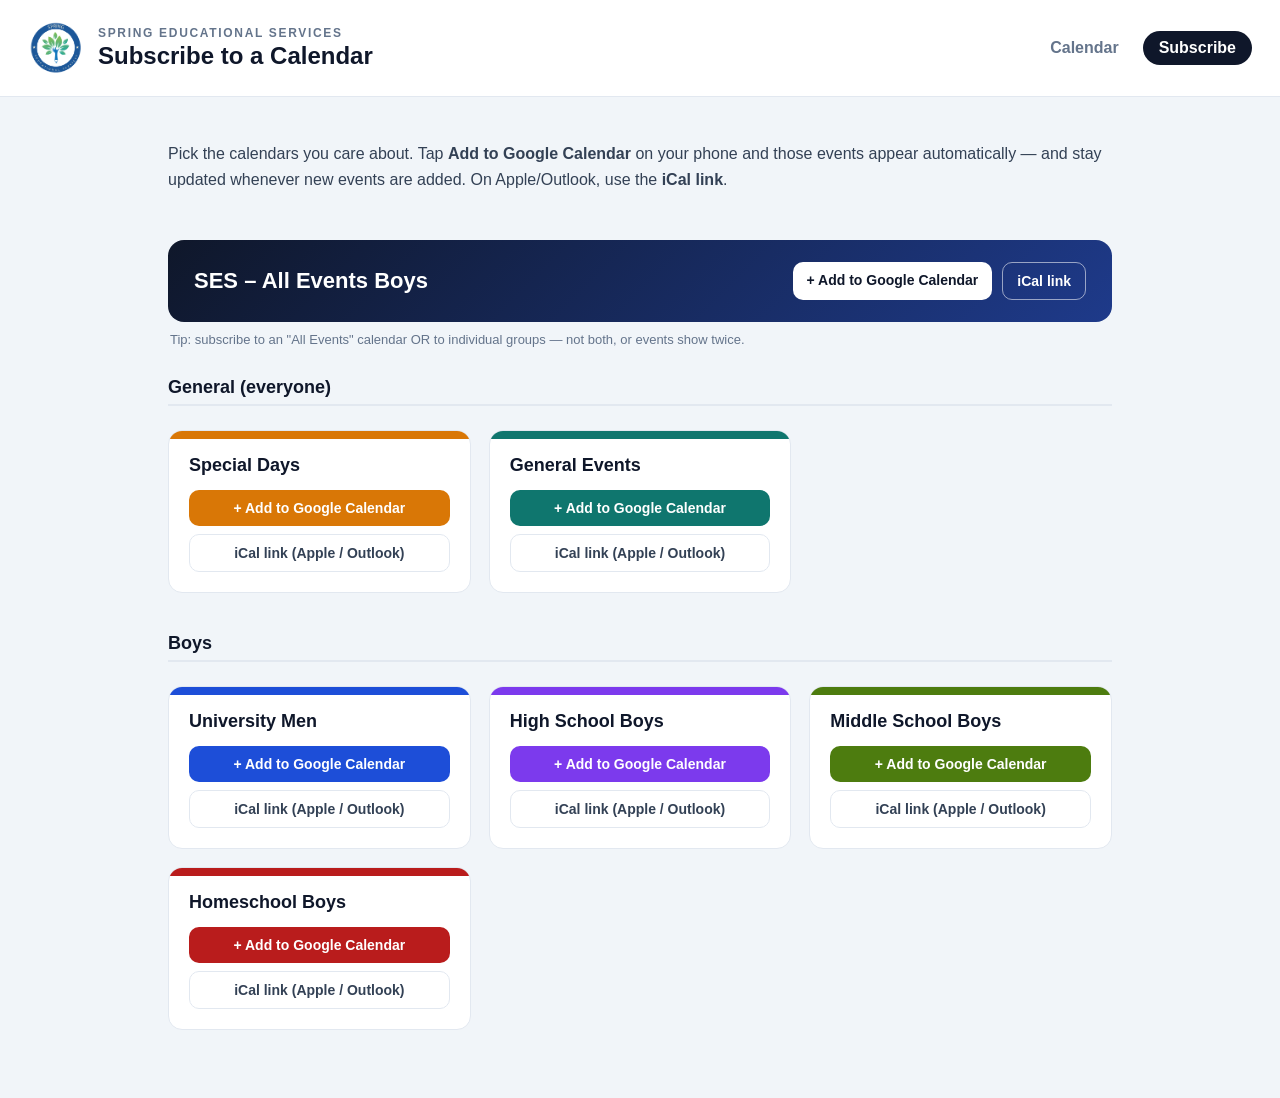
<file: site/subscribe.html>
<!DOCTYPE html>
<html lang="en">
<head>
<meta charset="utf-8">
<meta name="viewport" content="width=device-width, initial-scale=1">
<title>Subscribe — Spring Educational Services</title>
<link rel="icon" type="image/png" href="assets/SES_icon.png">
<link rel="stylesheet" href="assets/site.css">
</head>
<body>
<header class="site-header">
  <div class="brand">
    <img class="brand-logo" src="assets/SES_icon.png" alt="Spring Educational Services logo">
    <div class="brand-text">
      <div class="brand-kicker">Spring Educational Services</div>
      <h1>Subscribe to a Calendar</h1>
    </div>
  </div>
  <nav class="site-nav">
    <a href="index.html">Calendar</a>
    <a href="subscribe.html" class="active">Subscribe</a>
  </nav>
</header>

<main class="subscribe">
  <p class="lead">
    Pick the calendars you care about. Tap <strong>Add to Google Calendar</strong> on your
    phone and those events appear automatically — and stay updated whenever new
    events are added. On Apple/Outlook, use the <strong>iCal link</strong>.
  </p>

  <div id="combined" class="combined-cards"></div>
  <p class="all-note">Tip: subscribe to an "All Events" calendar OR to individual groups — not both, or events show twice.</p>

  <div id="sections"></div>
</main>

<script>
async function loadJSON(path) {
  const res = await fetch(path, { cache: "no-store" });
  if (!res.ok) throw new Error("Failed to load " + path);
  return res.json();
}

const SECTIONS = [
  { id: "general", label: "General (everyone)" },
  { id: "boys", label: "Boys" },
  { id: "girls", label: "Girls" },
];

function cardHTML(item) {
  const gcal = item.subscribe_url
    ? `<a class="btn primary" href="${item.subscribe_url}" target="_blank" rel="noopener">+ Add to Google Calendar</a>`
    : `<span class="btn disabled">Link not set yet</span>`;
  const ical = item.ical_url
    ? `<a class="btn ghost" href="${item.ical_url}">iCal link (Apple / Outlook)</a>`
    : "";
  return `<div class="card" style="--accent:${item.color}">
      <div class="card-bar"></div>
      <h3>${item.name}</h3>
      <div class="card-actions">${gcal}${ical}</div>
    </div>`;
}

(async function () {
  const [allCommittees, allCombined, settings] = await Promise.all([
    loadJSON("data/committees.json"),
    loadJSON("data/combined.json").catch(() => []),
    loadJSON("data/settings.json").catch(() => ({})),
  ]);

  // Only show the sections this site publishes (see published_sections in
  // committees.json). Unpublished groups keep syncing — they're just not listed.
  const published = new Set(settings.published_sections || ["general", "boys", "girls"]);
  const committees = allCommittees.filter((c) => published.has(c.section));
  // A sheet's "All Events" mirror only appears if that group is published.
  const combined = allCombined.filter((c) => published.has(c.sheet));

  // "All Events" banner(s).
  const combinedEl = document.getElementById("combined");
  combinedEl.innerHTML = combined.map((c) => {
    const gcal = c.subscribe_url
      ? `<a class="btn primary" href="${c.subscribe_url}" target="_blank" rel="noopener">+ Add to Google Calendar</a>`
      : `<span class="btn disabled">Link not set yet</span>`;
    const ical = c.ical_url
      ? `<a class="btn ghost" href="${c.ical_url}">iCal link</a>`
      : "";
    return `<div class="all-banner">
        <div class="all-text"><h2>${c.name}</h2></div>
        <div class="all-actions">${gcal}${ical}</div>
      </div>`;
  }).join("");

  // Group cards by section (skip website-only display calendars like US Holidays).
  const sectionsEl = document.getElementById("sections");
  for (const s of SECTIONS) {
    const items = committees.filter((c) => c.section === s.id && !c.display_only);
    if (!items.length) continue;
    const block = document.createElement("section");
    block.className = "sub-section";
    block.innerHTML = `<h2 class="sub-heading">${s.label}</h2>
      <div class="cards">${items.map(cardHTML).join("")}</div>`;
    sectionsEl.appendChild(block);
  }
})();
</script>
</body>
</html>
</file>
<file: site/assets/site.css>
/* Spring Educational Services — website styling */

:root {
  --ink: #0f172a;
  --muted: #64748b;
  --line: #e2e8f0;
  --bg: #f1f5f9;
}
* { box-sizing: border-box; }
body {
  margin: 0;
  font-family: "Segoe UI", Roboto, Helvetica, Arial, sans-serif;
  color: var(--ink);
  background: var(--bg);
}
a { color: inherit; }

/* Header */
.site-header {
  display: flex;
  align-items: center;
  justify-content: space-between;
  flex-wrap: wrap;
  gap: 12px;
  padding: 20px 28px;
  background: #fff;
  border-bottom: 1px solid var(--line);
}
.brand { display: flex; align-items: center; gap: 14px; }
.brand-logo {
  width: 56px;
  height: 56px;
  flex: none;
  border-radius: 50%;
}
.brand-kicker {
  text-transform: uppercase;
  letter-spacing: 0.14em;
  font-size: 12px;
  font-weight: 700;
  color: var(--muted);
}
.site-header h1 { margin: 2px 0 0; font-size: 24px; }
.site-nav { display: flex; gap: 8px; }
.site-nav a {
  text-decoration: none;
  padding: 8px 16px;
  border-radius: 999px;
  font-weight: 600;
  color: var(--muted);
}
.site-nav a.active { background: var(--ink); color: #fff; }

/* Boys / Girls / General switch */
.switch-wrap { max-width: 1280px; margin: 0 auto; padding: 20px 28px 0; }
.switch {
  display: inline-flex;
  background: #fff;
  border: 1px solid var(--line);
  border-radius: 999px;
  padding: 4px;
  gap: 2px;
}
.switch button {
  border: none;
  background: none;
  padding: 8px 22px;
  border-radius: 999px;
  font-weight: 700;
  font-size: 14px;
  color: var(--muted);
  cursor: pointer;
}
.switch button.active { background: var(--ink); color: #fff; }

/* Calendar layout */
.layout {
  display: grid;
  grid-template-columns: 260px 1fr;
  gap: 24px;
  padding: 24px 28px;
  max-width: 1280px;
  margin: 0 auto;
}
.sidebar {
  background: #fff;
  border: 1px solid var(--line);
  border-radius: 14px;
  padding: 18px;
  height: fit-content;
}
.sidebar h2 { margin: 0 0 4px; font-size: 16px; }
.hint { color: var(--muted); font-size: 13px; margin: 0 0 14px; }
.toggles { display: flex; flex-direction: column; gap: 10px; }
.toggle {
  display: flex;
  align-items: center;
  gap: 9px;
  font-size: 14px;
  font-weight: 600;
  cursor: pointer;
}
.toggle input { width: 16px; height: 16px; }
.swatch { width: 14px; height: 14px; border-radius: 4px; flex: none; }

.calendar-wrap {
  background: #fff;
  border: 1px solid var(--line);
  border-radius: 14px;
  padding: 18px;
}

/* Year view: give each mini-month day enough height to show ~3 events before it
   collapses to "+N more" (multiMonth collapsing is height-driven, not dayMaxEvents).
   Kept modest so the whole year still fits without excessive scrolling. */
.fc-multimonth .fc-daygrid-day-frame { min-height: 100px; }

.hidden { display: none; }
.notice {
  background: #fdf1d6;
  color: #a15c07;
  border: 1px solid #f6d78a;
  border-radius: 10px;
  padding: 10px 14px;
  font-size: 14px;
  margin-bottom: 12px;
}

/* Modal */
.modal {
  position: fixed; inset: 0;
  background: rgba(15, 23, 42, 0.45);
  display: flex; align-items: center; justify-content: center;
  padding: 20px; z-index: 50;
}
.modal.hidden { display: none; }
.modal-card {
  background: #fff;
  border-radius: 14px;
  padding: 26px;
  max-width: 440px;
  width: 100%;
  position: relative;
  box-shadow: 0 20px 60px rgba(0,0,0,0.25);
}
.modal-close {
  position: absolute; top: 12px; right: 14px;
  border: none; background: none; font-size: 26px;
  cursor: pointer; color: var(--muted); line-height: 1;
}
.modal-committee { font-size: 12px; font-weight: 700; text-transform: uppercase; letter-spacing: 0.08em; }
.modal-card h3 { margin: 6px 0 12px; font-size: 22px; }
.modal-row { font-size: 14px; color: #334155; margin-bottom: 6px; }
.modal-desc { font-size: 14px; color: var(--muted); margin-top: 10px; white-space: pre-wrap; }

/* Subscribe page */
.subscribe { max-width: 1000px; margin: 0 auto; padding: 28px; }
.lead { font-size: 16px; color: #334155; line-height: 1.6; }
.all-banner {
  display: flex;
  align-items: center;
  justify-content: space-between;
  flex-wrap: wrap;
  gap: 16px;
  background: linear-gradient(135deg, #0f172a, #1e3a8a);
  color: #fff;
  border-radius: 16px;
  padding: 22px 26px;
  margin-top: 24px;
}
.all-banner h2 { margin: 0; font-size: 22px; }
.all-banner p { margin: 4px 0 0; color: #cbd5e1; font-size: 14px; }
.all-actions { display: flex; gap: 10px; flex-wrap: wrap; }
/* Buttons sit on the dark banner — make them readable */
.all-banner .btn.primary { background: #fff; color: #0f172a; }
.all-banner .btn.ghost { color: #fff; border-color: rgba(255, 255, 255, 0.55); }
.all-note { color: var(--muted); font-size: 13px; margin: 10px 2px 0; }
.combined-cards { display: grid; gap: 14px; margin-top: 24px; }
.sub-section { margin-top: 30px; }
.sub-heading {
  font-size: 18px;
  margin: 0 0 12px;
  padding-bottom: 6px;
  border-bottom: 2px solid var(--line);
}

.cards {
  display: grid;
  grid-template-columns: repeat(auto-fill, minmax(min(260px, 100%), 1fr));
  gap: 18px;
  margin: 24px 0 40px;
}
.card {
  background: #fff;
  border: 1px solid var(--line);
  border-radius: 14px;
  padding: 0 20px 20px;
  overflow: hidden;
}
.card-bar { height: 8px; margin: 0 -20px 16px; background: var(--accent); }
.card h3 { margin: 0 0 14px; font-size: 18px; }
.card-actions { display: flex; flex-direction: column; gap: 8px; }
.btn {
  display: inline-block;
  text-align: center;
  text-decoration: none;
  padding: 10px 14px;
  border-radius: 10px;
  font-weight: 600;
  font-size: 14px;
}
.btn.primary { background: var(--accent); color: #fff; }
.btn.ghost { border: 1px solid var(--line); color: #334155; }
.btn.disabled { background: #f1f5f9; color: #94a3b8; }

/* Tablet / small screens */
@media (max-width: 760px) {
  .layout { grid-template-columns: 1fr; gap: 16px; padding: 16px; }
  .subscribe { padding: 18px 16px; }
  .site-header { padding: 16px; }
  .calendar-wrap { padding: 10px; }
  .switch-wrap { padding: 16px 16px 0; }
  .switch button { padding: 8px 18px; }

  /* FullCalendar: stack the toolbar and shrink controls so nothing overflows */
  .fc .fc-toolbar.fc-header-toolbar {
    flex-direction: column;
    align-items: stretch;
    gap: 8px;
    margin-bottom: 10px;
  }
  .fc .fc-toolbar-title { font-size: 1.15rem; text-align: center; }
  .fc .fc-button { padding: 5px 9px; font-size: 0.85rem; }
  /* Four view buttons (Month/Week/Year/Upcoming) must wrap, not overflow */
  .fc .fc-toolbar-chunk { display: flex; flex-wrap: wrap; justify-content: center; gap: 6px; }

  /* All-events banner + card buttons stack full width */
  .all-banner { flex-direction: column; align-items: stretch; text-align: left; }
  .all-actions { flex-direction: column; }
  .all-actions .btn { display: block; width: 100%; }
}

/* Phones */
@media (max-width: 480px) {
  .brand-logo { width: 44px; height: 44px; }
  .site-header h1 { font-size: 19px; }
  .brand-kicker { font-size: 11px; }
  .lead { font-size: 15px; }
  .fc .fc-daygrid-day-number { font-size: 0.8rem; }
  .fc .fc-event { font-size: 0.72rem; }
}
</file>
